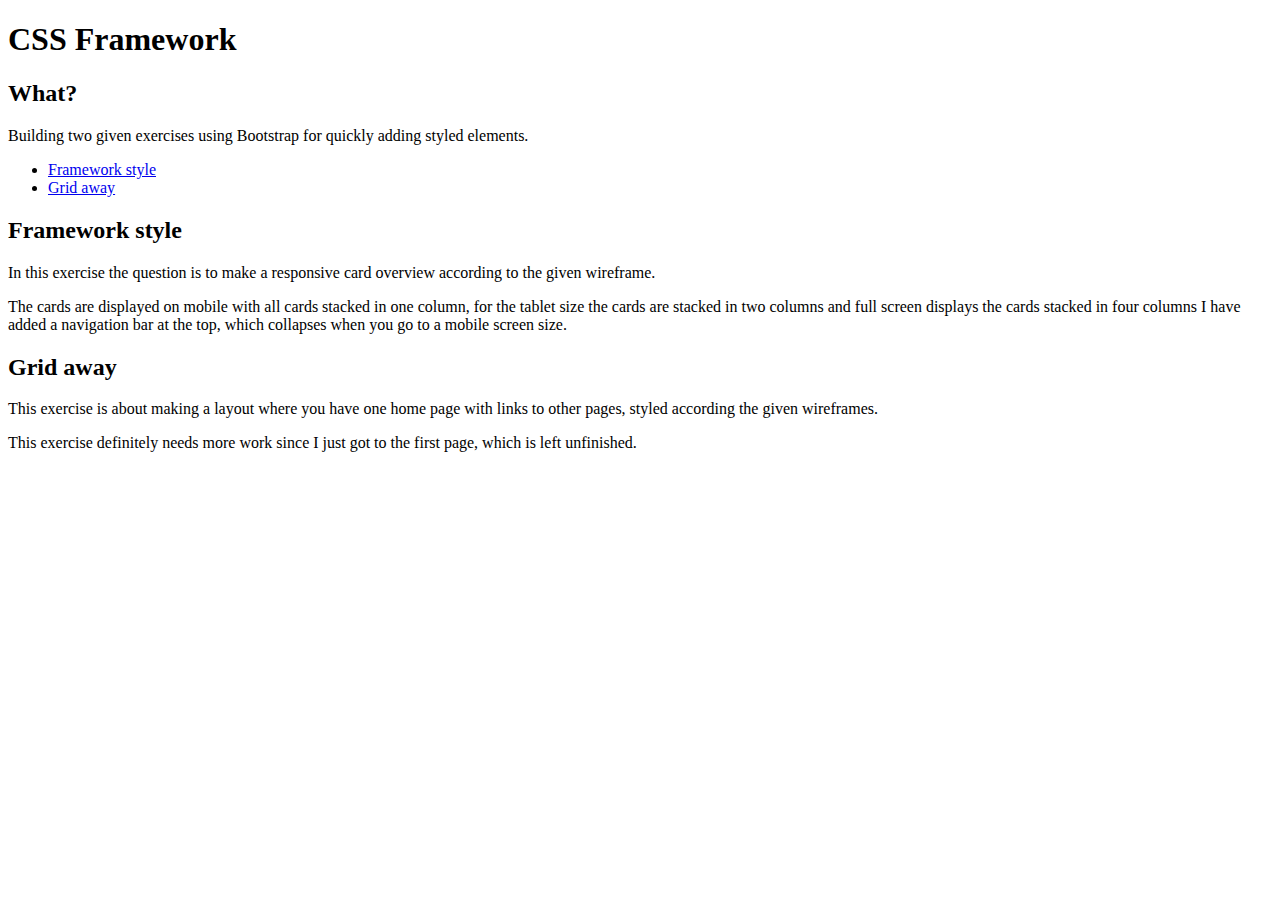
<file: index.html>
<!DOCTYPE html>
<html lang="en">
<head>
    <meta charset="UTF-8">
    <meta name="viewport" content="width=device-width>, initial-scale=1.0">
    <title>CSS Framework</title>
</head>
<body>
<h1>CSS Framework</h1>
<h2>What?</h2>
<p></p>Building two given exercises using Bootstrap for quickly adding styled elements.</p>
<ul>
    <li>
    <a href="https://steeeeeph.github.io/css-framework/framework-style/index.html">Framework style</a>
    </li>
    <li>
    <a href="https://steeeeeph.github.io/css-framework/grid-away/index.html"> Grid away</a>
    </li>
</ul>
<h2>Framework style</h2>
<p>
    In this exercise the question is to make a responsive card overview according to the given wireframe. 
</p>
<p>
    The cards are displayed on mobile with all cards stacked in one column, for the tablet size the cards are stacked in two columns and full screen displays the cards stacked in four columns
    I have added a navigation bar at the top, which collapses when you go to a mobile screen size.
</p>

<h2>Grid away</h2>
<p>
    This exercise is about making a layout where you have one home page with links to other pages, styled according the given wireframes.
</p>
<p>
     This exercise definitely needs more work since I just got to the first page, which is left unfinished.
</p>
</body>
</html>
</file>
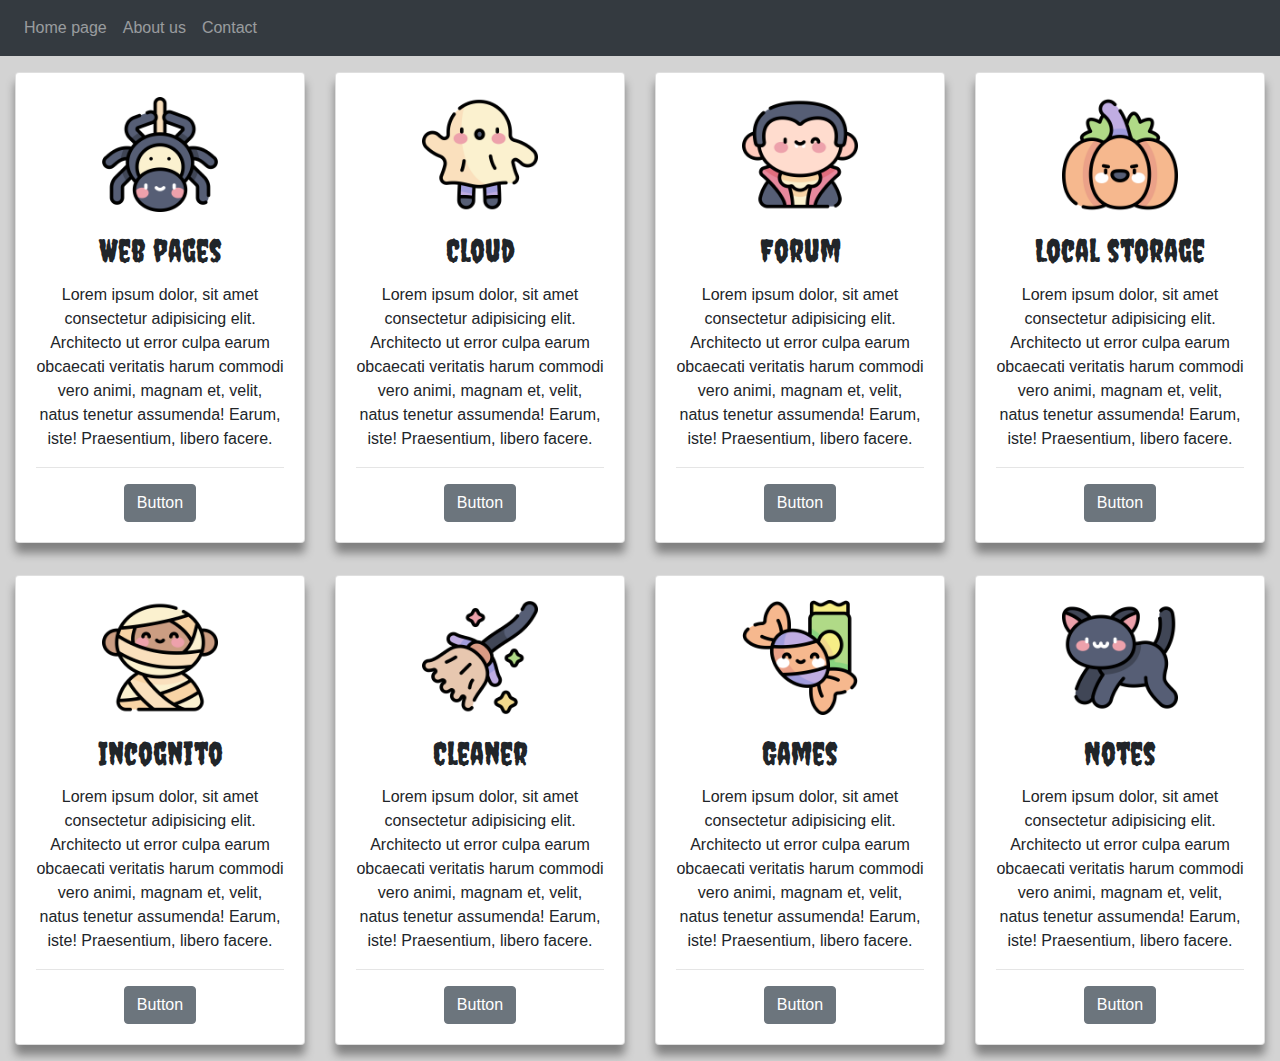
<file: framework-style/index.html>
<!DOCTYPE html>
<html lang="en">

<head>
    <meta charset="UTF-8">
    <meta name="viewport" content="width=device-width, initial-scale=1.0">
    <link rel="stylesheet" href="https://maxcdn.bootstrapcdn.com/bootstrap/4.5.2/css/bootstrap.min.css">
    <script src="https://ajax.googleapis.com/ajax/libs/jquery/3.5.1/jquery.min.js"></script>
    <script src="https://cdnjs.cloudflare.com/ajax/libs/popper.js/1.16.0/umd/popper.min.js"></script>
    <script src="https://maxcdn.bootstrapcdn.com/bootstrap/4.5.2/js/bootstrap.min.js"></script>
    <link rel="stylesheet" href="style.css">
    <title>Document</title>
    <link href="https://fonts.googleapis.com/css2?family=Creepster&display=swap" rel="stylesheet"> 

</head>

<body>
  <nav class="navbar navbar-expand-sm bg-dark navbar-dark">

    <button class="navbar-toggler" type="button" data-toggle="collapse" data-target="#collapsible-navbar">
      <span class="navbar-toggler-icon"></span>
    </button>
    
    <div class="collapse navbar-collapse" id="collapsible-navbar">
    <ul class="navbar-nav">
      <li class="nav-item">
        <a href="#" class="nav-link">Home page</a>
      </li>
      <li class="nav-item">
        <a href="#" class="nav-link">About us</a>
      </li>
      <li class="nav-item">
        <a href="#" class="nav-link">Contact</a>
      </li>
    </ul>
    </div>

  </nav>

  <div class="container-fluid">
    <div class="row">
      <div class="col-lg-3 col-md-6 col-sm-12 my-3">
        <div class="card text-center">
          <img class="card-img-top mx-auto mt-4 d-block" src="icons/002-spider.png" alt="Spider" style="width:40%">
          <div class="card-body">
            <h4 class="card-title">Web pages</h4>
            <p class="card-text">Lorem ipsum dolor, sit amet consectetur adipisicing elit. Architecto ut error culpa earum obcaecati
                veritatis harum commodi vero animi, magnam et, velit, natus tenetur assumenda! Earum, iste!
                Praesentium, libero facere.
            </p>
            <hr>
            <button type="button" class="btn btn-secondary " data-toggle="button" aria-pressed="false" autocomplete="off">
                Button   
            </button>
          </div>
        </div>
      </div>

      <div class="col-lg-3 col-md-6 col-sm-12 my-3">
        <div class="card text-center ">
          <img class="card-img-top mx-auto mt-4 d-block " src="icons/011-ghost.png" alt="Ghost" style="width:40%">
          <div class="card-body">
            <h4 class="card-title">Cloud</h4>
            <p class="card-text">Lorem ipsum dolor, sit amet consectetur adipisicing elit. Architecto ut error culpa earum obcaecati
                veritatis harum commodi vero animi, magnam et, velit, natus tenetur assumenda! Earum, iste!
                Praesentium, libero facere.
            </p>
            <hr>
            <button type="button" class="btn btn-secondary " data-toggle="button" aria-pressed="false" autocomplete="off">
                Button   
            </button>
          </div>
        </div>
      </div>

      <div class="col-lg-3 col-md-6 col-sm-12 my-3">
        <div class="card text-center ">
          <img class="card-img-top mx-auto mt-4 d-block " src="icons/018-vampire.png" alt="Vampire" style="width:40%">
          <div class="card-body">
            <h4 class="card-title">Forum</h4>
            <p class="card-text">Lorem ipsum dolor, sit amet consectetur adipisicing elit. Architecto ut error culpa earum obcaecati
                veritatis harum commodi vero animi, magnam et, velit, natus tenetur assumenda! Earum, iste!
                Praesentium, libero facere.
            </p>
            <hr>
            <button type="button" class="btn btn-secondary " data-toggle="button" aria-pressed="false" autocomplete="off">
                Button   
            </button>
          </div>
        </div>
      </div>
      
      <div class="col-lg-3 col-md-6 col-sm-12 my-3">
        <div class="card text-center ">
          <img class="card-img-top mx-auto mt-4 d-block " src="icons/024-pumpkin.png" alt="Pumpkin" style="width:40%">
          <div class="card-body">
            <h4 class="card-title">Local storage</h4>
            <p class="card-text">Lorem ipsum dolor, sit amet consectetur adipisicing elit. Architecto ut error culpa earum obcaecati
                veritatis harum commodi vero animi, magnam et, velit, natus tenetur assumenda! Earum, iste!
                Praesentium, libero facere.
            </p>
            <hr>
            <button type="button" class="btn btn-secondary " data-toggle="button" aria-pressed="false" autocomplete="off">
                Button   
            </button>
          </div>
        </div>
      </div>
    
      <div class="col-lg-3 col-md-6 col-sm-12 my-3">
        <div class="card text-center ">
          <img class="card-img-top mx-auto mt-4 d-block " src="icons/025-mummy.png" alt="Mummy" style="width:40%">
          <div class="card-body">
            <h4 class="card-title">Incognito</h4>
            <p class="card-text">Lorem ipsum dolor, sit amet consectetur adipisicing elit. Architecto ut error culpa earum obcaecati
                veritatis harum commodi vero animi, magnam et, velit, natus tenetur assumenda! Earum, iste!
                Praesentium, libero facere.
            </p>
            <hr>
            <button type="button" class="btn btn-secondary " data-toggle="button" aria-pressed="false" autocomplete="off">
                Button   
            </button>
          </div>
        </div>
      </div>
    
      <div class="col-lg-3 col-md-6 col-sm-12 my-3">
        <div class="card text-center ">
          <img class="card-img-top mx-auto mt-4 d-block " src="icons/030-broom.png" alt="Broom" style="width:40%">
          <div class="card-body">
            <h4 class="card-title">Cleaner</h4>
            <p class="card-text">Lorem ipsum dolor, sit amet consectetur adipisicing elit. Architecto ut error culpa earum obcaecati
                veritatis harum commodi vero animi, magnam et, velit, natus tenetur assumenda! Earum, iste!
                Praesentium, libero facere.
            </p>
            <hr>
            <button type="button" class="btn btn-secondary " data-toggle="button" aria-pressed="false" autocomplete="off">
                Button   
            </button>
          </div>
        </div>
      </div>
    
      <div class="col-lg-3 col-md-6 col-sm-12 my-3">
        <div class="card text-center ">
          <img class="card-img-top mx-auto mt-4 d-block " src="icons/037-candies.png" alt="Candies" style="width:40%">
          <div class="card-body">
            <h4 class="card-title">Games</h4>
            <p class="card-text">Lorem ipsum dolor, sit amet consectetur adipisicing elit. Architecto ut error culpa earum obcaecati
                veritatis harum commodi vero animi, magnam et, velit, natus tenetur assumenda! Earum, iste!
                Praesentium, libero facere.
            </p>
            <hr>
            <button type="button" class="btn btn-secondary " data-toggle="button" aria-pressed="false" autocomplete="off">
                Button   
            </button>
          </div>
        </div>
      </div>
    
      <div class="col-lg-3 col-md-6 col-sm-12 my-3">
        <div class="card text-center ">
          <img class="card-img-top mx-auto mt-4 d-block " src="icons/042-cat.png" alt="Black cat" style="width:40%">
          <div class="card-body">
            <h4 class="card-title">Notes</h4>
            <p class="card-text">Lorem ipsum dolor, sit amet consectetur adipisicing elit. Architecto ut error culpa earum obcaecati
                veritatis harum commodi vero animi, magnam et, velit, natus tenetur assumenda! Earum, iste!
                Praesentium, libero facere.
            </p>
            <hr>
            <button type="button" class="btn btn-secondary " data-toggle="button" aria-pressed="false" autocomplete="off">
                Button   
            </button>
          </div>
        </div>
      </div>


    </div>  
  </div> 
</body>

</html>
</file>
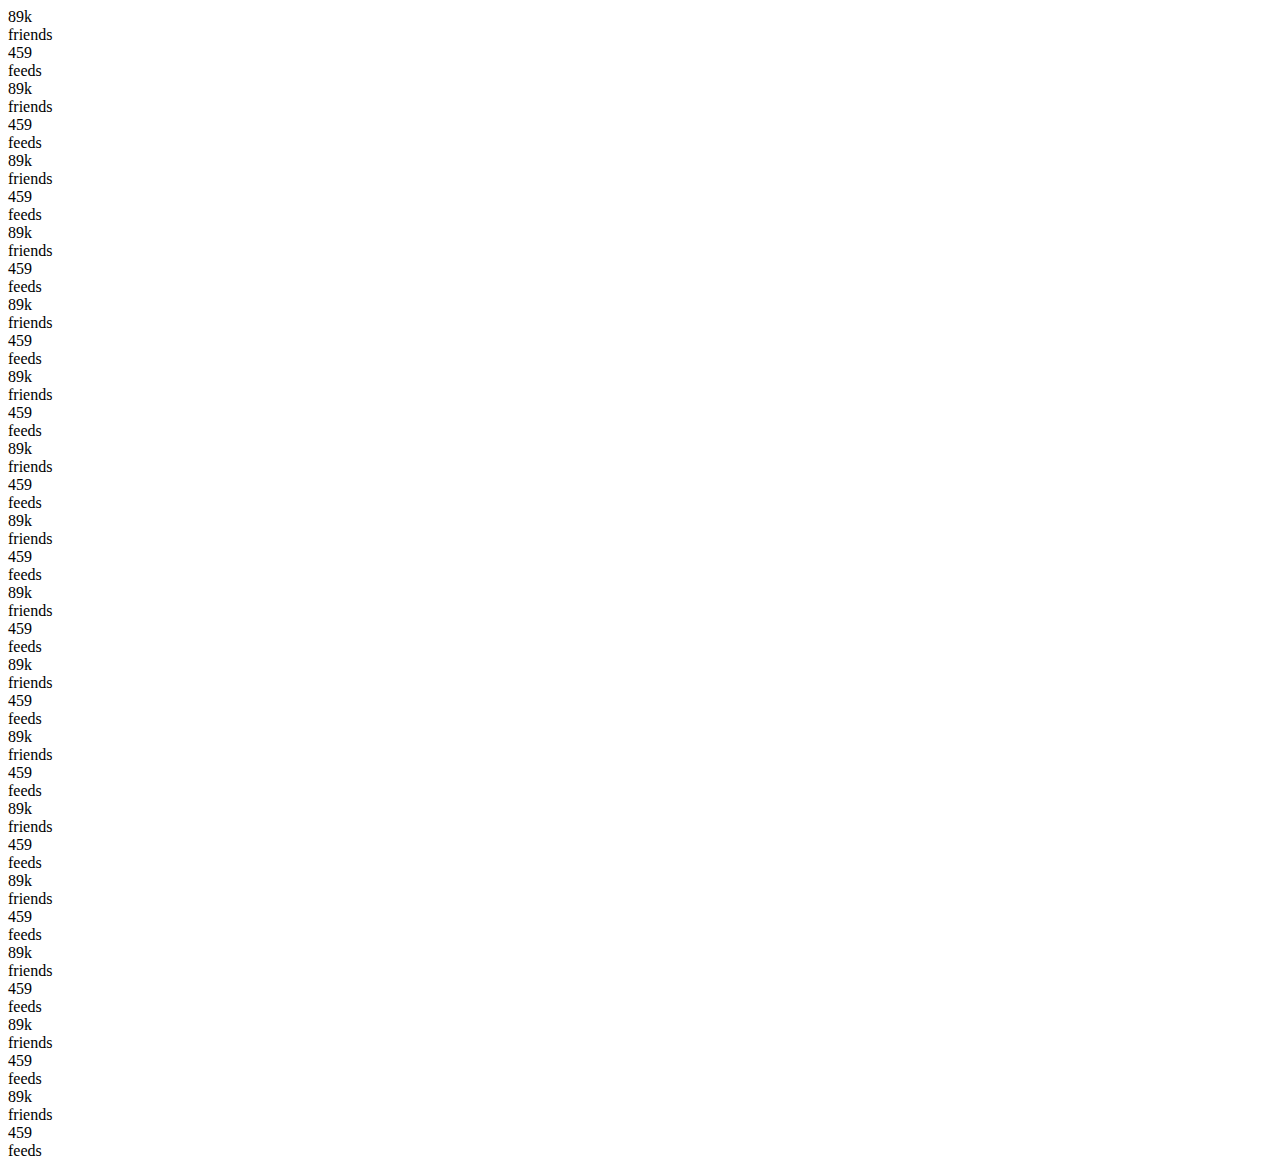
<file: framework-style/index-example.html>
<!DOCTYPE html>
<html lang="en">
<head>
    <meta charset="UTF-8">
    <meta name="viewport" content="width=device-width, initial-scale=1.0">
    <title>Document</title>
</head>
<body>
    <div class="row">
        <div class="col-sm-6 col-lg-4">
          <div class="card" style="max-width: 18rem;">
            <div class="card-header bg-behance content-center">
              <i class="fab fa-behance icon text-white my-4 display-4"></i>
            </div>
            <div class="card-body row text-center">
              <div class="col">
                <div class="text-value-xl">89k</div>
                <div class="text-uppercase text-muted small">friends</div>
              </div>
              <div class="vr"></div>
              <div class="col">
                <div class="text-value-xl">459</div>
                <div class="text-uppercase text-muted small">feeds</div>
              </div>
            </div>
          </div>
        </div>
        <div class="col-sm-6 col-lg-4">
          <div class="card" style="max-width: 18rem;">
            <div class="card-header bg-dribbble content-center">
              <i class="fab fa-dribbble icon text-white my-4 display-4"></i>
            </div>
            <div class="card-body row text-center">
              <div class="col">
                <div class="text-value-xl">89k</div>
                <div class="text-uppercase text-muted small">friends</div>
              </div>
              <div class="vr"></div>
              <div class="col">
                <div class="text-value-xl">459</div>
                <div class="text-uppercase text-muted small">feeds</div>
              </div>
            </div>
          </div>
        </div>
        <div class="col-sm-6 col-lg-4">
          <div class="card" style="max-width: 18rem;">
            <div class="card-header bg-facebook content-center">
              <i class="fab fa-facebook icon text-white my-4 display-4"></i>
            </div>
            <div class="card-body row text-center">
              <div class="col">
                <div class="text-value-xl">89k</div>
                <div class="text-uppercase text-muted small">friends</div>
              </div>
              <div class="vr"></div>
              <div class="col">
                <div class="text-value-xl">459</div>
                <div class="text-uppercase text-muted small">feeds</div>
              </div>
            </div>
          </div>
        </div>
        <div class="col-sm-6 col-lg-4">
          <div class="card" style="max-width: 18rem;">
            <div class="card-header bg-flickr content-center">
              <i class="fab fa-flickr icon text-white my-4 display-4"></i>
            </div>
            <div class="card-body row text-center">
              <div class="col">
                <div class="text-value-xl">89k</div>
                <div class="text-uppercase text-muted small">friends</div>
              </div>
              <div class="vr"></div>
              <div class="col">
                <div class="text-value-xl">459</div>
                <div class="text-uppercase text-muted small">feeds</div>
              </div>
            </div>
          </div>
        </div>
        <div class="col-sm-6 col-lg-4">
          <div class="card" style="max-width: 18rem;">
            <div class="card-header bg-github content-center">
              <i class="fab fa-github icon text-white my-4 display-4"></i>
            </div>
            <div class="card-body row text-center">
              <div class="col">
                <div class="text-value-xl">89k</div>
                <div class="text-uppercase text-muted small">friends</div>
              </div>
              <div class="vr"></div>
              <div class="col">
                <div class="text-value-xl">459</div>
                <div class="text-uppercase text-muted small">feeds</div>
              </div>
            </div>
          </div>
        </div>
        <div class="col-sm-6 col-lg-4">
          <div class="card" style="max-width: 18rem;">
            <div class="card-header bg-instagram content-center">
              <i class="fab fa-instagram icon text-white my-4 display-4"></i>
            </div>
            <div class="card-body row text-center">
              <div class="col">
                <div class="text-value-xl">89k</div>
                <div class="text-uppercase text-muted small">friends</div>
              </div>
              <div class="vr"></div>
              <div class="col">
                <div class="text-value-xl">459</div>
                <div class="text-uppercase text-muted small">feeds</div>
              </div>
            </div>
          </div>
        </div>
        <div class="col-sm-6 col-lg-4">
          <div class="card" style="max-width: 18rem;">
            <div class="card-header bg-linkedin content-center">
              <i class="fab fa-linkedin icon text-white my-4 display-4"></i>
            </div>
            <div class="card-body row text-center">
              <div class="col">
                <div class="text-value-xl">89k</div>
                <div class="text-uppercase text-muted small">friends</div>
              </div>
              <div class="vr"></div>
              <div class="col">
                <div class="text-value-xl">459</div>
                <div class="text-uppercase text-muted small">feeds</div>
              </div>
            </div>
          </div>
        </div>
        <div class="col-sm-6 col-lg-4">
          <div class="card" style="max-width: 18rem;">
            <div class="card-header bg-pinterest content-center">
              <i class="fab fa-pinterest icon text-white my-4 display-4"></i>
            </div>
            <div class="card-body row text-center">
              <div class="col">
                <div class="text-value-xl">89k</div>
                <div class="text-uppercase text-muted small">friends</div>
              </div>
              <div class="vr"></div>
              <div class="col">
                <div class="text-value-xl">459</div>
                <div class="text-uppercase text-muted small">feeds</div>
              </div>
            </div>
          </div>
        </div>
        <div class="col-sm-6 col-lg-4">
          <div class="card" style="max-width: 18rem;">
            <div class="card-header bg-reddit content-center">
              <i class="fab fa-reddit icon text-white my-4 display-4"></i>
            </div>
            <div class="card-body row text-center">
              <div class="col">
                <div class="text-value-xl">89k</div>
                <div class="text-uppercase text-muted small">friends</div>
              </div>
              <div class="vr"></div>
              <div class="col">
                <div class="text-value-xl">459</div>
                <div class="text-uppercase text-muted small">feeds</div>
              </div>
            </div>
          </div>
        </div>
        <div class="col-sm-6 col-lg-4">
          <div class="card" style="max-width: 18rem;">
            <div class="card-header bg-tumblr content-center">
              <i class="fab fa-tumblr icon text-white my-4 display-4"></i>
            </div>
            <div class="card-body row text-center">
              <div class="col">
                <div class="text-value-xl">89k</div>
                <div class="text-uppercase text-muted small">friends</div>
              </div>
              <div class="vr"></div>
              <div class="col">
                <div class="text-value-xl">459</div>
                <div class="text-uppercase text-muted small">feeds</div>
              </div>
            </div>
          </div>
        </div>
        <div class="col-sm-6 col-lg-4">
          <div class="card" style="max-width: 18rem;">
            <div class="card-header bg-twitter content-center">
              <i class="fab fa-twitter icon text-white my-4 display-4"></i>
            </div>
            <div class="card-body row text-center">
              <div class="col">
                <div class="text-value-xl">89k</div>
                <div class="text-uppercase text-muted small">friends</div>
              </div>
              <div class="vr"></div>
              <div class="col">
                <div class="text-value-xl">459</div>
                <div class="text-uppercase text-muted small">feeds</div>
              </div>
            </div>
          </div>
        </div>
        <div class="col-sm-6 col-lg-4">
          <div class="card" style="max-width: 18rem;">
            <div class="card-header bg-vimeo content-center">
              <i class="fab fa-vimeo icon text-white my-4 display-4"></i>
            </div>
            <div class="card-body row text-center">
              <div class="col">
                <div class="text-value-xl">89k</div>
                <div class="text-uppercase text-muted small">friends</div>
              </div>
              <div class="vr"></div>
              <div class="col">
                <div class="text-value-xl">459</div>
                <div class="text-uppercase text-muted small">feeds</div>
              </div>
            </div>
          </div>
        </div>
        <div class="col-sm-6 col-lg-4">
          <div class="card" style="max-width: 18rem;">
            <div class="card-header bg-vk content-center">
              <i class="fab fa-vk icon text-white my-4 display-4"></i>
            </div>
            <div class="card-body row text-center">
              <div class="col">
                <div class="text-value-xl">89k</div>
                <div class="text-uppercase text-muted small">friends</div>
              </div>
              <div class="vr"></div>
              <div class="col">
                <div class="text-value-xl">459</div>
                <div class="text-uppercase text-muted small">feeds</div>
              </div>
            </div>
          </div>
        </div>
        <div class="col-sm-6 col-lg-4">
          <div class="card" style="max-width: 18rem;">
            <div class="card-header bg-xing content-center">
              <i class="fab fa-xing icon text-white my-4 display-4"></i>
            </div>
            <div class="card-body row text-center">
              <div class="col">
                <div class="text-value-xl">89k</div>
                <div class="text-uppercase text-muted small">friends</div>
              </div>
              <div class="vr"></div>
              <div class="col">
                <div class="text-value-xl">459</div>
                <div class="text-uppercase text-muted small">feeds</div>
              </div>
            </div>
          </div>
        </div>
        <div class="col-sm-6 col-lg-4">
          <div class="card" style="max-width: 18rem;">
            <div class="card-header bg-yahoo content-center">
              <i class="fab fa-yahoo icon text-white my-4 display-4"></i>
            </div>
            <div class="card-body row text-center">
              <div class="col">
                <div class="text-value-xl">89k</div>
                <div class="text-uppercase text-muted small">friends</div>
              </div>
              <div class="vr"></div>
              <div class="col">
                <div class="text-value-xl">459</div>
                <div class="text-uppercase text-muted small">feeds</div>
              </div>
            </div>
          </div>
        </div>
        <div class="col-sm-6 col-lg-4">
          <div class="card" style="max-width: 18rem;">
            <div class="card-header bg-youtube content-center">
              <i class="fab fa-youtube icon text-white my-4 display-4"></i>
            </div>
            <div class="card-body row text-center">
              <div class="col">
                <div class="text-value-xl">89k</div>
                <div class="text-uppercase text-muted small">friends</div>
              </div>
              <div class="vr"></div>
              <div class="col">
                <div class="text-value-xl">459</div>
                <div class="text-uppercase text-muted small">feeds</div>
              </div>
            </div>
          </div>
        </div></div>
</body>
</html>
</file>
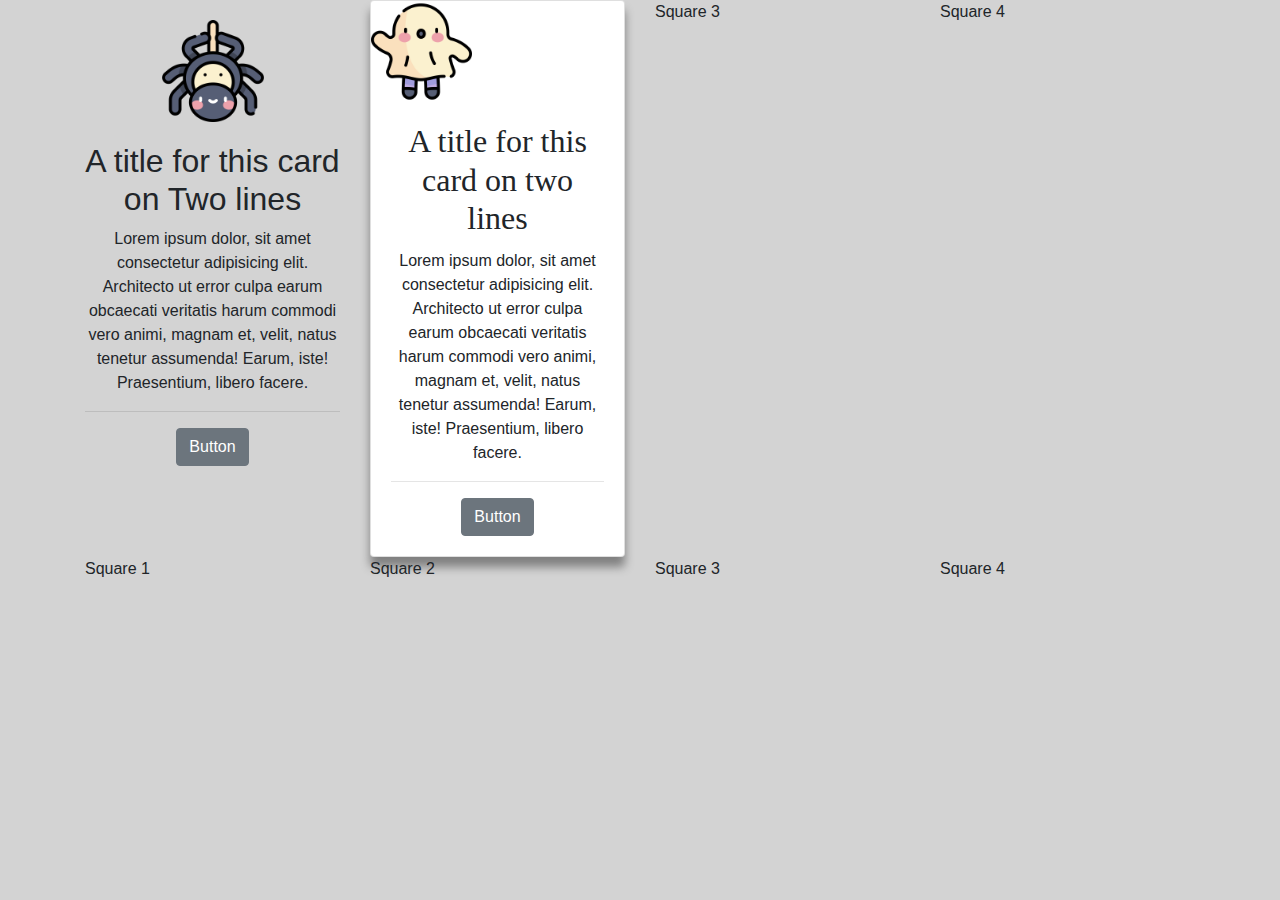
<file: framework-style/index-old.html>
<!DOCTYPE html>
<html lang="en">

<head>
    <meta charset="UTF-8">
    <meta name="viewport" content="width=device-width, initial-scale=1.0">
    <link rel="stylesheet" href="https://maxcdn.bootstrapcdn.com/bootstrap/4.5.2/css/bootstrap.min.css">
    <script src="https://ajax.googleapis.com/ajax/libs/jquery/3.5.1/jquery.min.js"></script>
    <script src="https://cdnjs.cloudflare.com/ajax/libs/popper.js/1.16.0/umd/popper.min.js"></script>
    <script src="https://maxcdn.bootstrapcdn.com/bootstrap/4.5.2/js/bootstrap.min.js"></script>
    <link rel="stylesheet" href="style.css">
    <title>Document</title>
</head>

<body>
    <div class="container">
        <div class="row">
            <div class="col-lg-3 col-md-6 col-sm-12 text-center">
                <img id="icons" src="icons/002-spider.png">
                <h2 id="card-title">A title for this card on Two lines</h2>
                <p>Lorem ipsum dolor, sit amet consectetur adipisicing elit. Architecto ut error culpa earum obcaecati
                    veritatis harum commodi vero animi, magnam et, velit, natus tenetur assumenda! Earum, iste!
                    Praesentium, libero facere.
                </p>
                <hr>
                <button type="button" class="btn btn-secondary " data-toggle="button" aria-pressed="false" autocomplete="off">
                Button   
                </button>

            </div>
            <div class="col-lg-3 col-md-6 col-sm-12">
                <div class="card text-center">
                  <img class="card-img-top " src="icons/011-ghost.png" alt="Ghost" style="width:40%">
                  <div class="card-body">
                    <h4 class="card-title">A title for this card on two lines</h4>
                    <p class="card-text">Lorem ipsum dolor, sit amet consectetur adipisicing elit. Architecto ut error culpa earum obcaecati
                        veritatis harum commodi vero animi, magnam et, velit, natus tenetur assumenda! Earum, iste!
                        Praesentium, libero facere.
                    </p>
                    <hr>
                    <button type="button" class="btn btn-secondary " data-toggle="button" aria-pressed="false" autocomplete="off">
                        Button   
                        </button>
                  </div>
                </div>
            </div>
            <div class="col-lg-3 col-md-6 col-sm-12">Square 3
            </div>
            <div class="col-lg-3 col-md-6 col-sm-12">Square 4
            </div>
            <div class="col-lg-3 col-md-6 col-sm-12">Square 1
            </div>
            <div class="col-lg-3 col-md-6 col-sm-12">Square 2
            </div>
            <div class="col-lg-3 col-md-6 col-sm-12">Square 3
            </div>
            <div class="col-lg-3 col-md-6 col-sm-12">Square 4
            </div>
        </div>

</body>

</html>
</file>
<file: framework-style/style.css>
body {
  background-color: lightgrey;
}

.card-title {
  font-family: 'Creepster', cursive;
  font-size: 32px;
}

#icons {
  width: 40%;
  margin: 20px;
}

.card {
  -webkit-box-shadow: 0 10px 10px 0 grey;
          box-shadow: 0 10px 10px 0 grey;
}
/*# sourceMappingURL=style.css.map */
</file>
